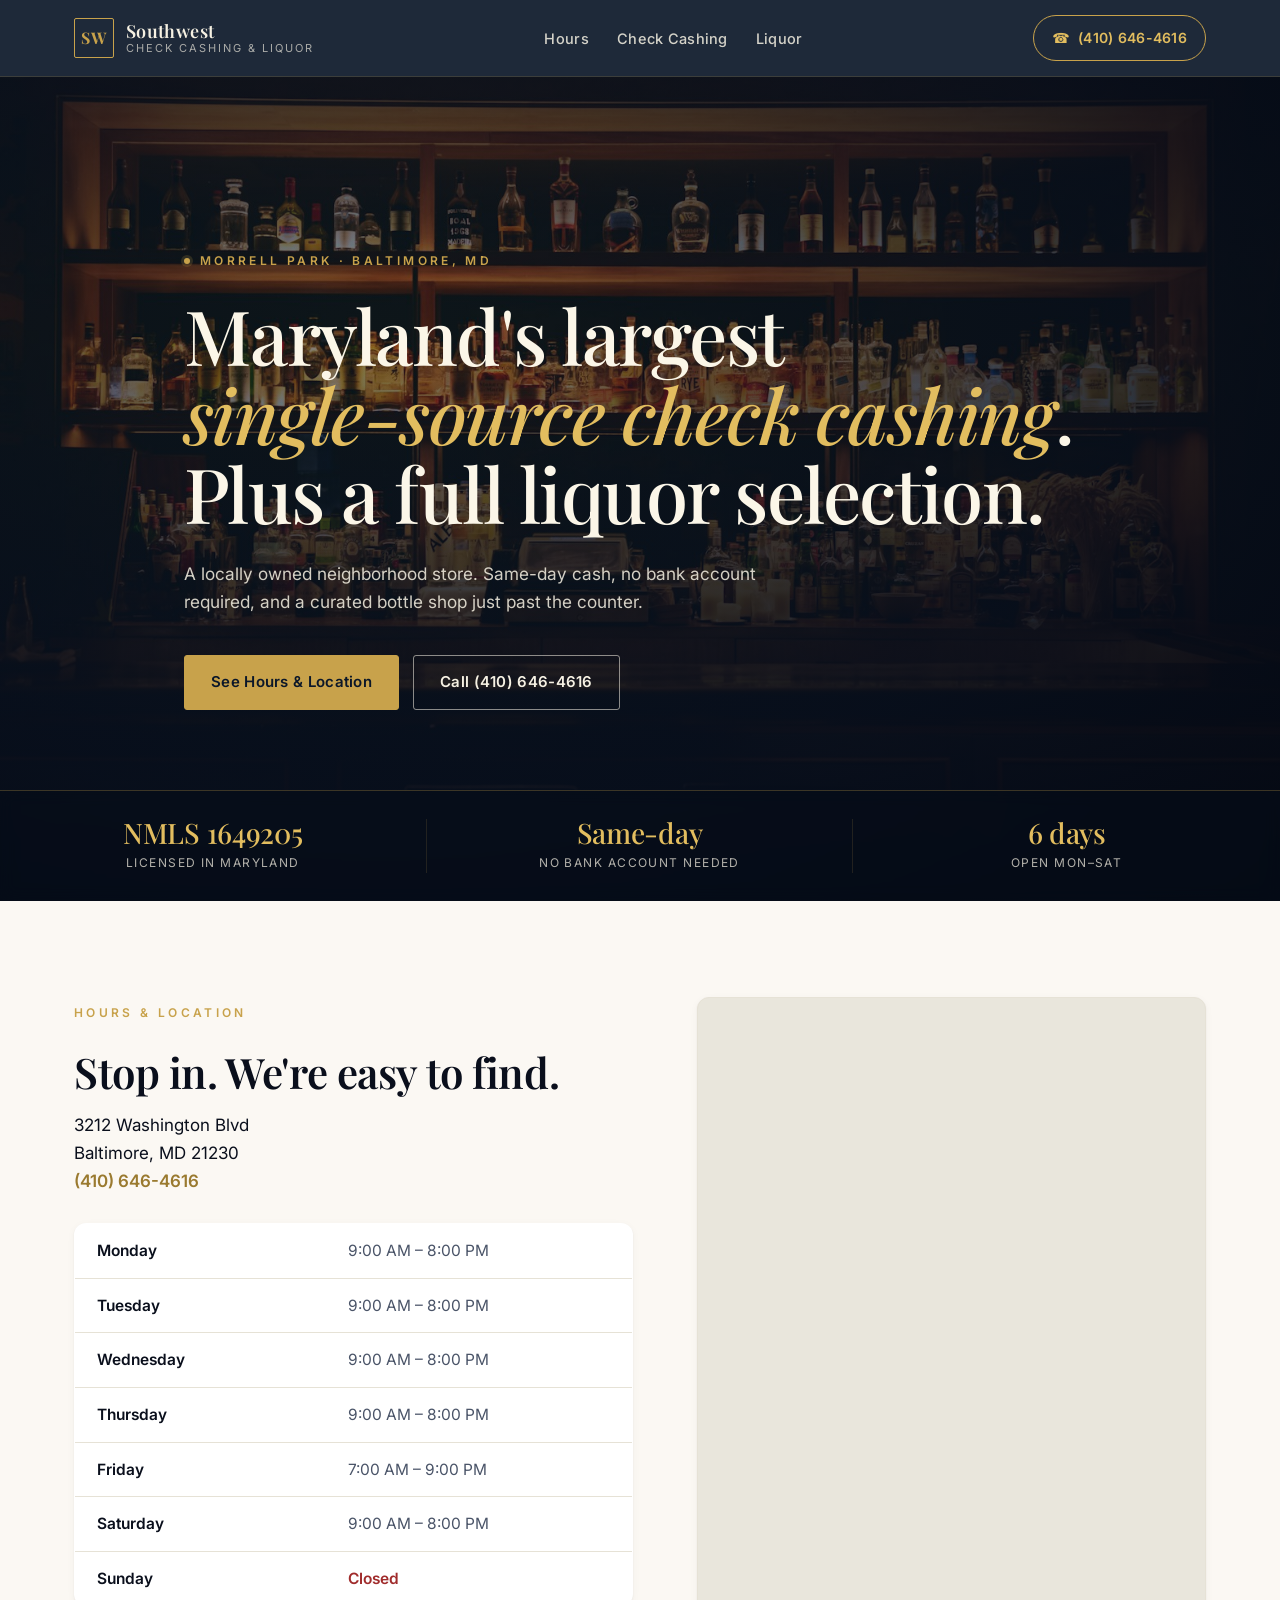
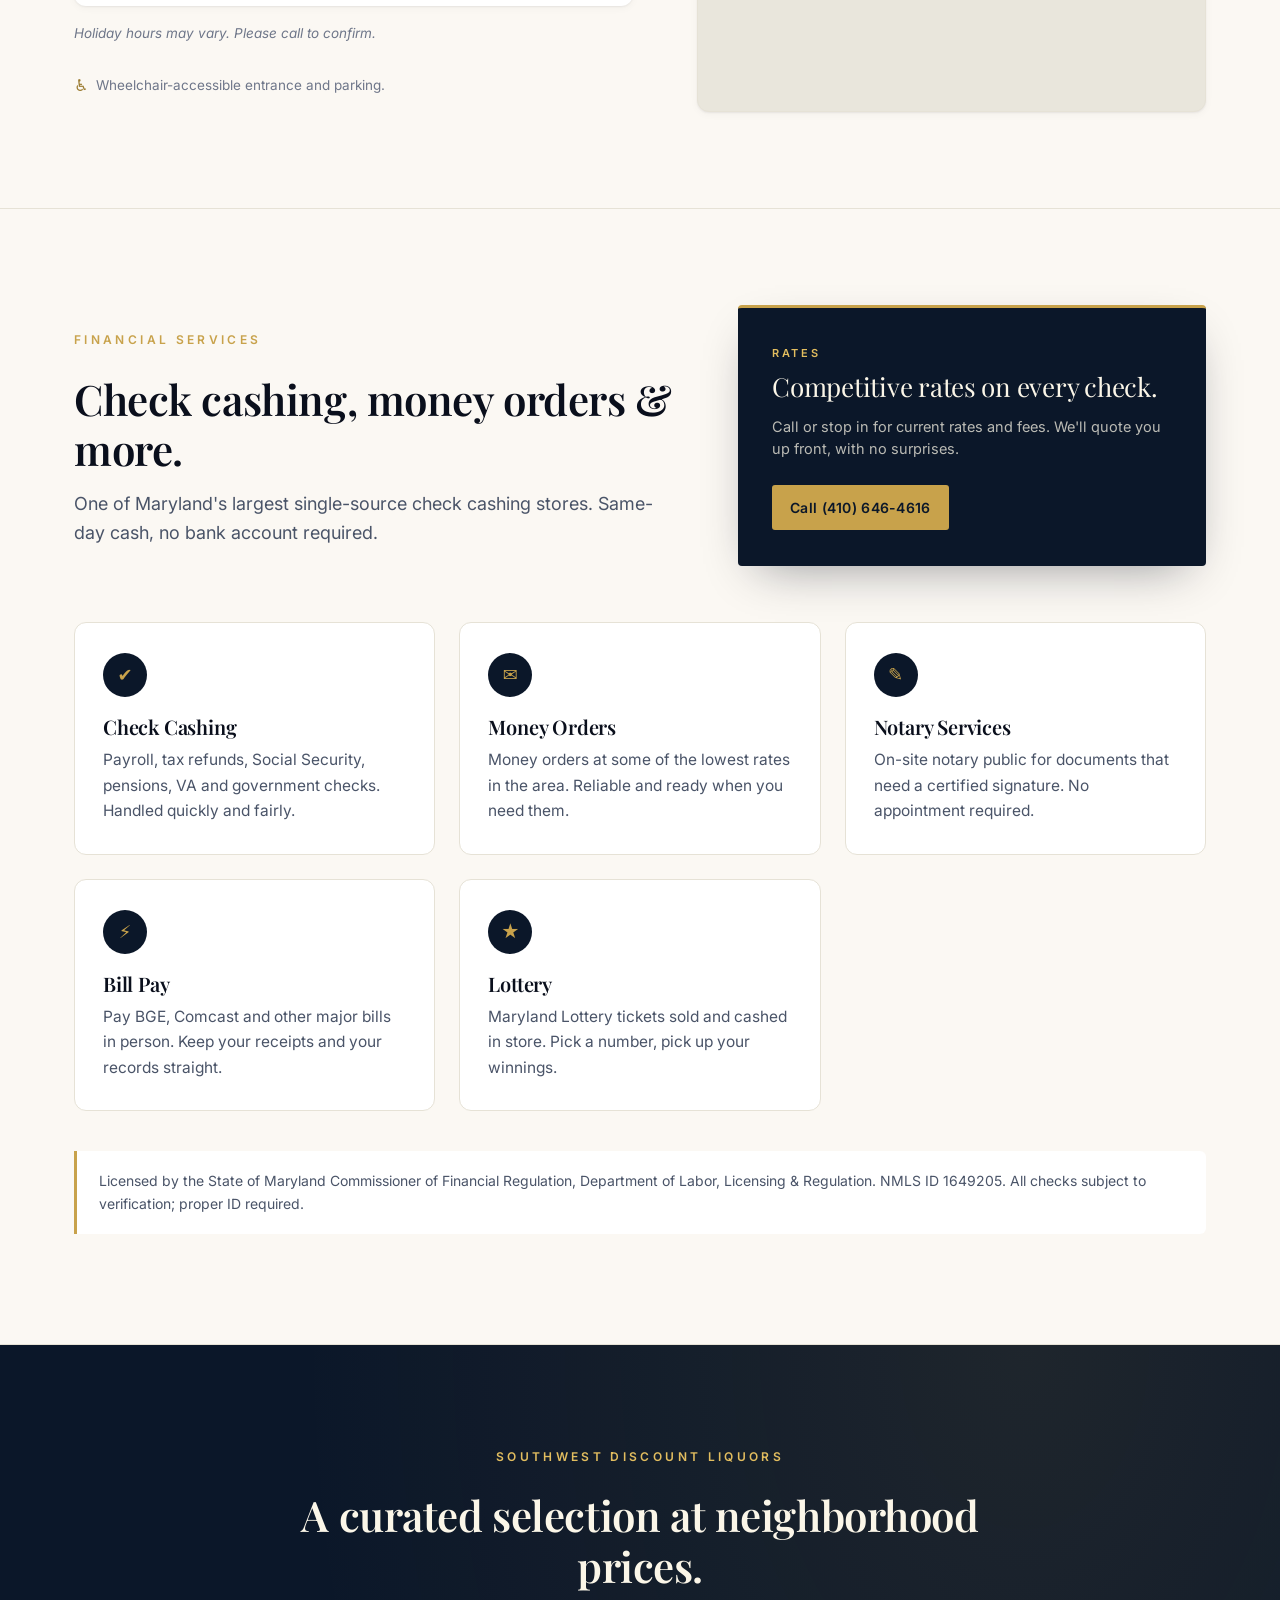
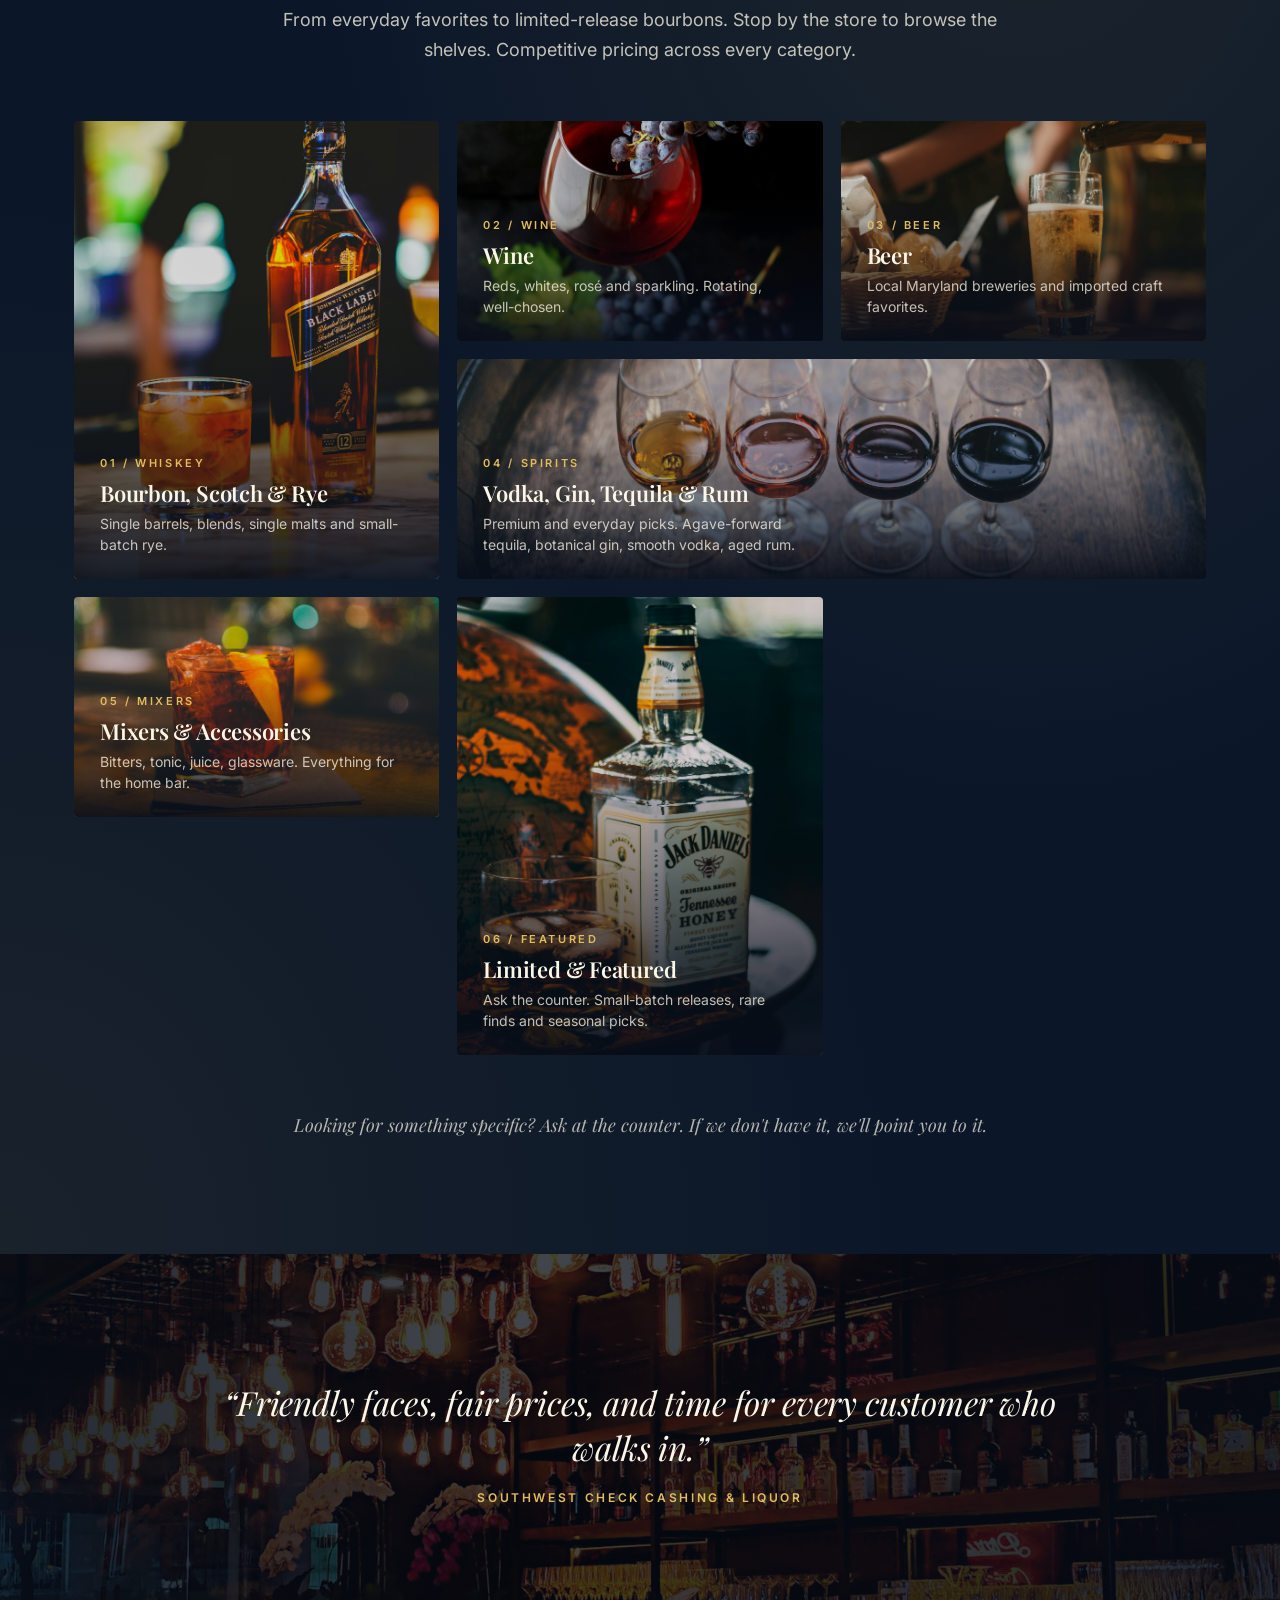
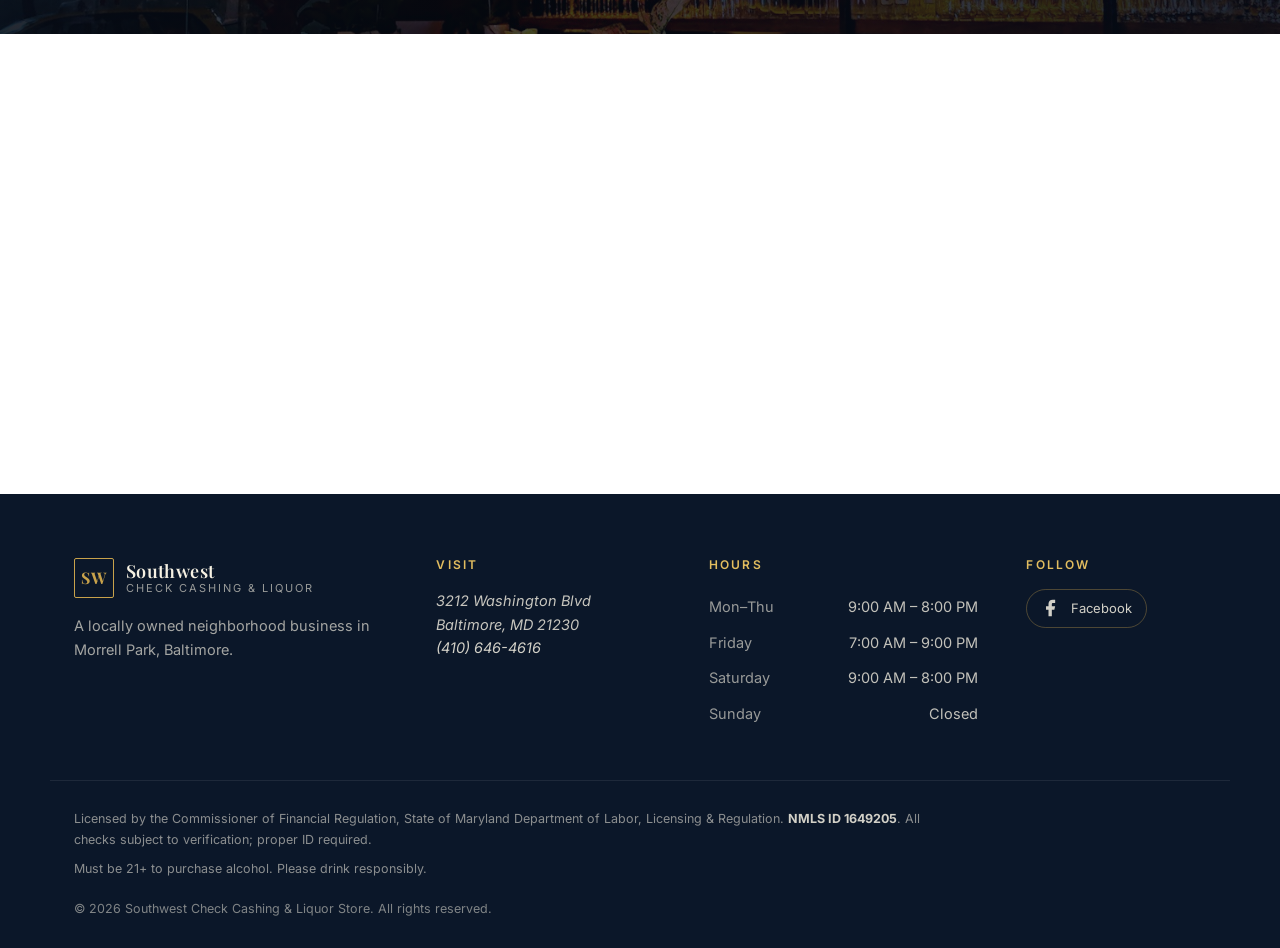
<file: index.html>
<!DOCTYPE html>
<html lang="en">
<head>
<meta charset="UTF-8" />
<meta name="viewport" content="width=device-width, initial-scale=1.0" />
<title>Southwest Check Cashing &amp; Liquor Store | Baltimore, MD</title>
<meta name="description" content="Southwest Check Cashing & Liquor Store in Morrell Park, Baltimore. Maryland's largest single-source check cashing, checks up to $100,000. Plus a full liquor selection. Locally owned. NMLS ID 1649205." />
<meta name="keywords" content="check cashing Baltimore, liquor store Baltimore, Southwest Discount Liquors, Morrell Park, money orders, notary, bill pay, Washington Blvd liquor" />
<meta name="author" content="Southwest Check Cashing & Liquor Store" />
<meta name="theme-color" content="#0b1729" />

<meta property="og:title" content="Southwest Check Cashing & Liquor Store" />
<meta property="og:description" content="Maryland's largest single-source check cashing. Plus a full liquor selection. 3212 Washington Blvd, Baltimore, MD." />
<meta property="og:type" content="website" />
<meta property="og:locale" content="en_US" />

<link rel="preconnect" href="https://fonts.googleapis.com" />
<link rel="preconnect" href="https://fonts.gstatic.com" crossorigin />
<link href="https://fonts.googleapis.com/css2?family=Playfair+Display:wght@500;600;700&family=Inter:wght@300;400;500;600;700&display=swap" rel="stylesheet" />

<link rel="stylesheet" href="styles.css" />

<script type="application/ld+json">
{
  "@context": "https://schema.org",
  "@type": "LocalBusiness",
  "@id": "https://southwestcheckcashing.com/#business",
  "name": "Southwest Check Cashing & Liquor Store",
  "alternateName": "Southwest Discount Liquors",
  "image": "https://southwestcheckcashing.com/storefront.jpg",
  "telephone": "+1-410-646-4616",
  "url": "https://southwestcheckcashing.com",
  "priceRange": "$$",
  "address": {
    "@type": "PostalAddress",
    "streetAddress": "3212 Washington Blvd",
    "addressLocality": "Baltimore",
    "addressRegion": "MD",
    "postalCode": "21230",
    "addressCountry": "US"
  },
  "geo": {
    "@type": "GeoCoordinates",
    "latitude": 39.2562,
    "longitude": -76.6791
  },
  "areaServed": "Baltimore, MD",
  "identifier": "NMLS ID 1649205",
  "paymentAccepted": "Cash, Visa, Mastercard, Discover, American Express, Debit, Apple Pay, Google Pay, Samsung Pay",
  "openingHoursSpecification": [
    { "@type": "OpeningHoursSpecification", "dayOfWeek": ["Monday","Tuesday","Wednesday","Thursday","Saturday"], "opens": "09:00", "closes": "20:00" },
    { "@type": "OpeningHoursSpecification", "dayOfWeek": "Friday", "opens": "07:00", "closes": "21:00" },
    { "@type": "OpeningHoursSpecification", "dayOfWeek": "Sunday", "opens": "00:00", "closes": "00:00" }
  ],
  "hasOfferCatalog": {
    "@type": "OfferCatalog",
    "name": "Services & Products",
    "itemListElement": [
      { "@type": "Offer", "itemOffered": { "@type": "Service", "name": "Check Cashing up to $100,000" } },
      { "@type": "Offer", "itemOffered": { "@type": "Service", "name": "Money Orders" } },
      { "@type": "Offer", "itemOffered": { "@type": "Service", "name": "Notary Services" } },
      { "@type": "Offer", "itemOffered": { "@type": "Service", "name": "Bill Pay (BGE, Comcast, and more)" } },
      { "@type": "Offer", "itemOffered": { "@type": "Service", "name": "Lottery" } },
      { "@type": "Offer", "itemOffered": { "@type": "Product", "name": "Liquor, Wine & Beer" } }
    ]
  },
  "isAccessibleForFree": false,
  "amenityFeature": [
    { "@type": "LocationFeatureSpecification", "name": "Wheelchair accessible entrance", "value": true },
    { "@type": "LocationFeatureSpecification", "name": "Wheelchair accessible parking", "value": true }
  ]
}
</script>
</head>

<body>

<header class="site-header" id="siteHeader">
  <div class="container nav-wrap">
    <a href="#home" class="brand" aria-label="Southwest Check Cashing and Liquor Store home">
      <span class="brand-mark">SW</span>
      <span class="brand-text">
        <span class="brand-name">Southwest</span>
        <span class="brand-sub">Check Cashing &amp; Liquor</span>
      </span>
    </a>

    <nav class="primary-nav" aria-label="Primary">
      <ul>
        <li><a href="#hours">Hours</a></li>
        <li><a href="#check-cashing">Check Cashing</a></li>
        <li><a href="#liquor">Liquor</a></li>
      </ul>
    </nav>

    <a class="nav-cta" href="tel:+14106464616">
      <span class="nav-cta-icon" aria-hidden="true">&#9742;</span>
      (410) 646-4616
    </a>

    <button class="nav-toggle" id="navToggle" aria-label="Open menu" aria-controls="mobileNav" aria-expanded="false">
      <span></span><span></span><span></span>
    </button>
  </div>

  <div class="mobile-nav" id="mobileNav" hidden>
    <ul>
      <li><a href="#hours">Hours &amp; Location</a></li>
      <li><a href="#check-cashing">Check Cashing</a></li>
      <li><a href="#liquor">Liquor</a></li>
      <li><a href="#payments">Payments</a></li>
      <li><a class="mobile-call" href="tel:+14106464616">Call (410) 646-4616</a></li>
    </ul>
  </div>
</header>

<main>

  <section class="hero" id="home">
    <img class="hero-photo" src="images/hero-wall.jpg" alt="Wall of liquor bottles, warmly lit" />
    <div class="hero-overlay" aria-hidden="true"></div>
    <div class="container hero-inner">
      <p class="eyebrow"><span class="dot"></span>Morrell Park &middot; Baltimore, MD</p>
      <h1 class="hero-title">
        Maryland's largest<br />
        <span class="accent">single-source check cashing</span>.<br />
        Plus a full liquor selection.
      </h1>
      <p class="hero-sub">A locally owned neighborhood store. Same-day cash, no bank account required, and a curated bottle shop just past the counter.</p>
      <div class="hero-cta">
        <a href="#hours" class="btn btn-primary">See Hours &amp; Location</a>
        <a href="tel:+14106464616" class="btn btn-ghost">Call (410) 646-4616</a>
      </div>
    </div>

    <ul class="hero-badges" aria-label="Quick facts">
      <li><strong>NMLS 1649205</strong><span>Licensed in Maryland</span></li>
      <li><strong>Same-day</strong><span>No bank account needed</span></li>
      <li><strong>6 days</strong><span>Open Mon&ndash;Sat</span></li>
    </ul>
  </section>

  <section class="section hours-location" id="hours">
    <div class="container two-col">
      <div>
        <p class="section-eyebrow">Hours &amp; Location</p>
        <h2 class="section-title">Stop in. We're easy to find.</h2>
        <address class="address">
          3212 Washington Blvd<br />
          Baltimore, MD 21230<br />
          <a href="tel:+14106464616">(410) 646-4616</a>
        </address>

        <table class="hours" aria-label="Store hours">
          <tbody>
            <tr><th>Monday</th><td>9:00 AM &ndash; 8:00 PM</td></tr>
            <tr><th>Tuesday</th><td>9:00 AM &ndash; 8:00 PM</td></tr>
            <tr><th>Wednesday</th><td>9:00 AM &ndash; 8:00 PM</td></tr>
            <tr><th>Thursday</th><td>9:00 AM &ndash; 8:00 PM</td></tr>
            <tr><th>Friday</th><td>7:00 AM &ndash; 9:00 PM</td></tr>
            <tr><th>Saturday</th><td>9:00 AM &ndash; 8:00 PM</td></tr>
            <tr class="closed"><th>Sunday</th><td>Closed</td></tr>
          </tbody>
        </table>
        <p class="note">Holiday hours may vary. Please call to confirm.</p>
        <p class="access-note">Wheelchair-accessible entrance and parking.</p>
      </div>

      <div class="map-wrap">
        <iframe
          title="Map to Southwest Check Cashing & Liquor Store, 3212 Washington Blvd, Baltimore, MD"
          src="https://www.google.com/maps?q=3212+Washington+Blvd,+Baltimore,+MD+21230&output=embed"
          loading="lazy"
          referrerpolicy="no-referrer-when-downgrade"
          allowfullscreen></iframe>
      </div>
    </div>
  </section>

  <section class="section check-cashing" id="check-cashing">
    <div class="container cc-head-grid">
      <div class="section-head">
        <p class="section-eyebrow">Financial Services</p>
        <h2 class="section-title">Check cashing, money orders &amp; more.</h2>
        <p class="section-lead">One of Maryland's largest single-source check cashing stores. Same-day cash, no bank account required.</p>
      </div>
      <aside class="rates-card">
        <p class="rates-eyebrow">Rates</p>
        <p class="rates-headline">Competitive rates on every check.</p>
        <p class="rates-body">Call or stop in for current rates and fees. We'll quote you up front, with no surprises.</p>
        <a class="rates-cta" href="tel:+14106464616">Call (410) 646-4616</a>
      </aside>
    </div>

    <div class="container">
      <div class="grid services-grid">
        <article class="service">
          <div class="service-icon" aria-hidden="true">&#10004;</div>
          <h3>Check Cashing</h3>
          <p>Payroll, tax refunds, Social Security, pensions, VA and government checks. Handled quickly and fairly.</p>
        </article>
        <article class="service">
          <div class="service-icon" aria-hidden="true">&#9993;</div>
          <h3>Money Orders</h3>
          <p>Money orders at some of the lowest rates in the area. Reliable and ready when you need them.</p>
        </article>
        <article class="service">
          <div class="service-icon" aria-hidden="true">&#9998;</div>
          <h3>Notary Services</h3>
          <p>On-site notary public for documents that need a certified signature. No appointment required.</p>
        </article>
        <article class="service">
          <div class="service-icon" aria-hidden="true">&#9889;</div>
          <h3>Bill Pay</h3>
          <p>Pay BGE, Comcast and other major bills in person. Keep your receipts and your records straight.</p>
        </article>
        <article class="service">
          <div class="service-icon" aria-hidden="true">&#9733;</div>
          <h3>Lottery</h3>
          <p>Maryland Lottery tickets sold and cashed in store. Pick a number, pick up your winnings.</p>
        </article>
      </div>

      <p class="legal-note">Licensed by the State of Maryland Commissioner of Financial Regulation, Department of Labor, Licensing &amp; Regulation. NMLS ID 1649205. All checks subject to verification; proper ID required.</p>
    </div>
  </section>

  <section class="section liquor" id="liquor">
    <div class="container">
      <div class="section-head center">
        <p class="section-eyebrow">Southwest Discount Liquors</p>
        <h2 class="section-title">A curated selection at neighborhood prices.</h2>
        <p class="section-lead">From everyday favorites to limited-release bourbons. Stop by the store to browse the shelves. Competitive pricing across every category.</p>
      </div>

      <div class="liquor-gallery">
        <figure class="lg-card lg-tall">
          <img src="images/whiskey-bottle.jpg" alt="Premium whiskey bottle on a marble counter" loading="lazy" />
          <figcaption>
            <span class="cat">01 / Whiskey</span>
            <h3>Bourbon, Scotch &amp; Rye</h3>
            <p>Single barrels, blends, single malts and small-batch rye.</p>
          </figcaption>
        </figure>

        <figure class="lg-card">
          <img src="images/wine.jpg" alt="Wine glass with grape cluster" loading="lazy" />
          <figcaption>
            <span class="cat">02 / Wine</span>
            <h3>Wine</h3>
            <p>Reds, whites, rosé and sparkling. Rotating, well-chosen.</p>
          </figcaption>
        </figure>

        <figure class="lg-card">
          <img src="images/beer.jpg" alt="Beer being poured into a pint glass" loading="lazy" />
          <figcaption>
            <span class="cat">03 / Beer</span>
            <h3>Beer</h3>
            <p>Local Maryland breweries and imported craft favorites.</p>
          </figcaption>
        </figure>

        <figure class="lg-card lg-wide">
          <img src="images/spirits-flight.jpg" alt="Flight of spirits on a whiskey barrel" loading="lazy" />
          <figcaption>
            <span class="cat">04 / Spirits</span>
            <h3>Vodka, Gin, Tequila &amp; Rum</h3>
            <p>Premium and everyday picks. Agave-forward tequila, botanical gin, smooth vodka, aged rum.</p>
          </figcaption>
        </figure>

        <figure class="lg-card">
          <img src="images/cocktail.jpg" alt="Negroni cocktail with orange peel" loading="lazy" />
          <figcaption>
            <span class="cat">05 / Mixers</span>
            <h3>Mixers &amp; Accessories</h3>
            <p>Bitters, tonic, juice, glassware. Everything for the home bar.</p>
          </figcaption>
        </figure>

        <figure class="lg-card lg-tall">
          <img src="images/whiskey-honey.jpg" alt="Whiskey bottle and glass on a wooden table" loading="lazy" />
          <figcaption>
            <span class="cat">06 / Featured</span>
            <h3>Limited &amp; Featured</h3>
            <p>Ask the counter. Small-batch releases, rare finds and seasonal picks.</p>
          </figcaption>
        </figure>
      </div>

      <p class="liquor-note">Looking for something specific? Ask at the counter. If we don't have it, we'll point you to it.</p>
    </div>
  </section>

  <section class="parallax-strip" aria-hidden="true">
    <img src="images/interior.jpg" alt="" loading="lazy" />
    <div class="parallax-quote">
      <p>&ldquo;Friendly faces, fair prices, and time for every customer who walks in.&rdquo;</p>
      <span>Southwest Check Cashing &amp; Liquor</span>
    </div>
  </section>

  <section class="section payments" id="payments">
    <div class="container">
      <div class="section-head center">
        <p class="section-eyebrow">Payments Accepted</p>
        <h2 class="section-title">Pay the way you want.</h2>
      </div>
      <ul class="payment-list" aria-label="Accepted payment methods">
        <li>Visa</li>
        <li>Mastercard</li>
        <li>Discover</li>
        <li>American Express</li>
        <li>Debit (PIN or signature)</li>
        <li>Apple Pay</li>
        <li>Google Pay</li>
        <li>Samsung Pay</li>
        <li>Cash</li>
      </ul>
    </div>
  </section>

</main>

<footer class="site-footer">
  <div class="container footer-grid">
    <div>
      <div class="brand brand-footer">
        <span class="brand-mark">SW</span>
        <span class="brand-text">
          <span class="brand-name">Southwest</span>
          <span class="brand-sub">Check Cashing &amp; Liquor</span>
        </span>
      </div>
      <p class="footer-tag">A locally owned neighborhood business in Morrell Park, Baltimore.</p>
    </div>

    <div>
      <h4>Visit</h4>
      <address>
        3212 Washington Blvd<br />
        Baltimore, MD 21230<br />
        <a href="tel:+14106464616">(410) 646-4616</a>
      </address>
    </div>

    <div>
      <h4>Hours</h4>
      <ul class="footer-hours">
        <li><span>Mon&ndash;Thu</span><span>9:00 AM &ndash; 8:00 PM</span></li>
        <li><span>Friday</span><span>7:00 AM &ndash; 9:00 PM</span></li>
        <li><span>Saturday</span><span>9:00 AM &ndash; 8:00 PM</span></li>
        <li><span>Sunday</span><span>Closed</span></li>
      </ul>
    </div>

    <div>
      <h4>Follow</h4>
      <ul class="socials" aria-label="Social media">
        <li>
          <a href="https://www.facebook.com/southwestliquorsandcheckcashing/" target="_blank" aria-label="Facebook" rel="noopener noreferrer">
            <svg viewBox="0 0 24 24" width="20" height="20" aria-hidden="true"><path fill="currentColor" d="M13 22v-8h3l1-4h-4V7.5C13 6.6 13.3 6 14.7 6H17V2.2C16.6 2.1 15.4 2 14 2c-2.9 0-5 1.8-5 5v3H6v4h3v8h4z"/></svg>
            <span>Facebook</span>
          </a>
        </li>
      </ul>
    </div>
  </div>

  <div class="container footer-bottom">
    <p class="disclaimer">Licensed by the Commissioner of Financial Regulation, State of Maryland Department of Labor, Licensing &amp; Regulation. <strong>NMLS ID 1649205</strong>. All checks subject to verification; proper ID required.</p>
    <p class="disclaimer">Must be 21+ to purchase alcohol. Please drink responsibly.</p>
    <p class="copyright">&copy; <span id="year">2026</span> Southwest Check Cashing &amp; Liquor Store. All rights reserved.</p>
  </div>
</footer>

<a class="back-to-top" href="#home" id="backToTop" aria-label="Back to top">&uarr;</a>

<script src="script.js"></script>
</body>
</html>
</file>
<file: styles.css>
/* =========================================================
   Southwest Check Cashing & Liquor Store
   Palette: deep navy + gold/amber, generous white space
   ========================================================= */

:root {
  --navy-900: #0b1729;
  --navy-800: #11203a;
  --navy-700: #18294a;
  --ink: #0a0f1c;
  --ink-soft: #1a2336;
  --paper: #ffffff;
  --paper-warm: #fbf8f3;
  --paper-muted: #f3efe7;
  --line: #e6e2d6;
  --text: #1a2336;
  --text-soft: #4a5468;
  --text-muted: #6e7689;
  --gold: #c8a24b;
  --gold-bright: #e2bd5f;
  --gold-deep: #9a7a2f;
  --shadow-sm: 0 1px 2px rgba(10, 15, 28, 0.06), 0 2px 8px rgba(10, 15, 28, 0.04);
  --shadow-md: 0 6px 24px rgba(10, 15, 28, 0.08);
  --radius: 6px;
  --radius-lg: 12px;
  --header-h: 76px;
  --max-w: 1180px;
  --serif: "Playfair Display", Georgia, "Times New Roman", serif;
  --sans: "Inter", system-ui, -apple-system, "Segoe UI", Roboto, Arial, sans-serif;
  --ease: cubic-bezier(0.22, 0.61, 0.36, 1);
}

* { box-sizing: border-box; }

html { scroll-behavior: smooth; scroll-padding-top: var(--header-h); }

body {
  margin: 0;
  font-family: var(--sans);
  font-size: 17px;
  line-height: 1.65;
  color: var(--text);
  background: var(--paper);
  -webkit-font-smoothing: antialiased;
  -moz-osx-font-smoothing: grayscale;
}

img, svg, iframe { max-width: 100%; display: block; }

a {
  color: var(--gold-deep);
  text-decoration: none;
  transition: color 0.2s var(--ease);
}
a:hover { color: var(--gold); }

h1, h2, h3, h4 {
  font-family: var(--serif);
  font-weight: 600;
  color: var(--ink);
  margin: 0 0 0.5em;
  letter-spacing: -0.01em;
  line-height: 1.2;
}

p { margin: 0 0 1em; }

.container {
  width: 100%;
  max-width: var(--max-w);
  margin: 0 auto;
  padding: 0 24px;
}

/* =========================================================
   Header / Nav
   ========================================================= */

.site-header {
  position: sticky;
  top: 0;
  z-index: 50;
  background: rgba(11, 23, 41, 0.92);
  backdrop-filter: saturate(140%) blur(10px);
  -webkit-backdrop-filter: saturate(140%) blur(10px);
  color: #f6f1e3;
  border-bottom: 1px solid rgba(200, 162, 75, 0.18);
  transition: background 0.25s var(--ease), box-shadow 0.25s var(--ease);
}

.site-header.scrolled { background: rgba(7, 15, 28, 0.97); box-shadow: var(--shadow-md); }

.nav-wrap {
  display: flex;
  align-items: center;
  justify-content: space-between;
  min-height: var(--header-h);
  gap: 24px;
}

.brand {
  display: inline-flex;
  align-items: center;
  gap: 12px;
  color: #f6f1e3;
}
.brand:hover { color: var(--gold-bright); }

.brand-mark {
  display: inline-grid;
  place-items: center;
  width: 40px;
  height: 40px;
  border: 1.5px solid var(--gold);
  color: var(--gold);
  font-family: var(--serif);
  font-weight: 700;
  font-size: 16px;
  letter-spacing: 0.04em;
  border-radius: 2px;
}

.brand-text { display: inline-flex; flex-direction: column; line-height: 1.1; }
.brand-name {
  font-family: var(--serif);
  font-size: 18px;
  font-weight: 600;
  letter-spacing: 0.02em;
}
.brand-sub {
  font-size: 11px;
  letter-spacing: 0.18em;
  text-transform: uppercase;
  color: rgba(246, 241, 227, 0.65);
}

.primary-nav ul {
  list-style: none;
  display: flex;
  gap: 28px;
  margin: 0;
  padding: 0;
}
.primary-nav a {
  color: rgba(246, 241, 227, 0.85);
  font-weight: 500;
  font-size: 14.5px;
  letter-spacing: 0.02em;
  padding: 6px 0;
  position: relative;
}
.primary-nav a::after {
  content: "";
  position: absolute;
  left: 0; bottom: 0;
  width: 0;
  height: 2px;
  background: var(--gold);
  transition: width 0.25s var(--ease);
}
.primary-nav a:hover { color: var(--gold-bright); }
.primary-nav a:hover::after { width: 100%; }

.nav-cta {
  display: inline-flex;
  align-items: center;
  gap: 8px;
  padding: 10px 18px;
  border: 1px solid var(--gold);
  color: var(--gold-bright);
  font-weight: 600;
  font-size: 14px;
  letter-spacing: 0.02em;
  border-radius: 999px;
  transition: background 0.2s var(--ease), color 0.2s var(--ease);
}
.nav-cta:hover { background: var(--gold); color: var(--navy-900); }
.nav-cta-icon { font-size: 14px; }

.nav-toggle {
  display: none;
  background: transparent;
  border: 0;
  width: 40px;
  height: 40px;
  cursor: pointer;
  flex-direction: column;
  justify-content: center;
  gap: 5px;
  padding: 0;
}
.nav-toggle span {
  display: block;
  height: 2px;
  width: 22px;
  background: #f6f1e3;
  margin: 0 auto;
  transition: transform 0.25s var(--ease), opacity 0.25s var(--ease);
}
.nav-toggle[aria-expanded="true"] span:nth-child(1) { transform: translateY(7px) rotate(45deg); }
.nav-toggle[aria-expanded="true"] span:nth-child(2) { opacity: 0; }
.nav-toggle[aria-expanded="true"] span:nth-child(3) { transform: translateY(-7px) rotate(-45deg); }

.mobile-nav {
  background: var(--navy-900);
  border-top: 1px solid rgba(200, 162, 75, 0.15);
  padding: 8px 0 16px;
}
.mobile-nav ul {
  list-style: none;
  margin: 0;
  padding: 0;
}
.mobile-nav li { border-bottom: 1px solid rgba(255,255,255,0.06); }
.mobile-nav li:last-child { border-bottom: 0; }
.mobile-nav a {
  display: block;
  padding: 14px 24px;
  color: #f6f1e3;
  font-weight: 500;
  font-size: 15px;
}
.mobile-nav a:hover { color: var(--gold-bright); }
.mobile-nav .mobile-call {
  margin-top: 10px;
  color: var(--navy-900);
  background: var(--gold);
  text-align: center;
  border-radius: 4px;
  margin: 12px 24px 0;
  padding: 12px 16px;
}

/* =========================================================
   Buttons
   ========================================================= */

.btn {
  display: inline-flex;
  align-items: center;
  justify-content: center;
  gap: 8px;
  padding: 14px 26px;
  font-family: var(--sans);
  font-weight: 600;
  font-size: 15px;
  letter-spacing: 0.02em;
  border-radius: 3px;
  border: 1px solid transparent;
  cursor: pointer;
  transition: transform 0.15s var(--ease), background 0.2s var(--ease), color 0.2s var(--ease), border-color 0.2s var(--ease);
  text-align: center;
}
.btn-primary {
  background: var(--gold);
  color: var(--navy-900);
  border-color: var(--gold);
}
.btn-primary:hover { background: var(--gold-bright); border-color: var(--gold-bright); color: var(--navy-900); }
.btn-ghost {
  background: transparent;
  color: #f6f1e3;
  border-color: rgba(246, 241, 227, 0.55);
}
.btn-ghost:hover { border-color: var(--gold); color: var(--gold-bright); }

/* =========================================================
   Hero
   ========================================================= */

.hero {
  position: relative;
  color: #f6f1e3;
  isolation: isolate;
  min-height: calc(100vh - var(--header-h));
  display: flex;
  flex-direction: column;
  justify-content: flex-end;
  padding: 140px 0 0;
  overflow: hidden;
}
.hero-photo {
  position: absolute;
  inset: 0;
  width: 100%;
  height: 100%;
  object-fit: cover;
  z-index: -2;
  filter: saturate(110%);
  transform: scale(1.02);
}
.hero-overlay {
  position: absolute;
  inset: 0;
  z-index: -1;
  background:
    radial-gradient(ellipse at 30% 30%, rgba(11, 23, 41, 0.45) 0%, rgba(7, 14, 28, 0.82) 60%, rgba(4, 8, 18, 0.95) 100%),
    linear-gradient(180deg, rgba(7, 14, 28, 0.4) 0%, rgba(7, 14, 28, 0.0) 30%, rgba(7, 14, 28, 0.92) 100%);
  pointer-events: none;
}

.hero-inner {
  max-width: 960px;
  padding-bottom: 80px;
}

.eyebrow,
.section-eyebrow {
  display: inline-flex;
  align-items: center;
  gap: 10px;
  font-size: 12px;
  font-weight: 600;
  letter-spacing: 0.28em;
  text-transform: uppercase;
  color: var(--gold);
  margin-bottom: 24px;
}
.eyebrow .dot {
  width: 6px;
  height: 6px;
  border-radius: 999px;
  background: var(--gold);
  box-shadow: 0 0 0 3px rgba(200, 162, 75, 0.18);
}

.hero-title {
  font-family: var(--serif);
  font-weight: 500;
  font-size: clamp(36px, 6.4vw, 76px);
  line-height: 1.04;
  color: #fbf6e8;
  margin: 0 0 28px;
  letter-spacing: -0.02em;
}
.hero-title .accent {
  color: var(--gold-bright);
  font-style: italic;
  font-weight: 500;
}

.hero-sub {
  font-size: clamp(16px, 1.35vw, 19px);
  color: rgba(246, 241, 227, 0.85);
  max-width: 600px;
  margin: 0 0 40px;
  line-height: 1.6;
}

.hero-cta {
  display: flex;
  gap: 14px;
  flex-wrap: wrap;
}

.hero-badges {
  list-style: none;
  margin: 0;
  padding: 28px 0;
  display: grid;
  grid-template-columns: repeat(3, minmax(0, 1fr));
  gap: 0;
  background: rgba(7, 13, 25, 0.55);
  backdrop-filter: blur(8px);
  -webkit-backdrop-filter: blur(8px);
  border-top: 1px solid rgba(200, 162, 75, 0.28);
}
.hero-badges li {
  display: flex;
  flex-direction: column;
  align-items: center;
  text-align: center;
  gap: 6px;
  padding: 0 32px;
  border-right: 1px solid rgba(200, 162, 75, 0.15);
}
.hero-badges li:last-child { border-right: 0; }
.hero-badges strong {
  font-family: var(--serif);
  font-size: clamp(22px, 2.2vw, 32px);
  color: var(--gold-bright);
  font-weight: 500;
  letter-spacing: -0.01em;
  line-height: 1;
}
.hero-badges span {
  font-size: 12px;
  letter-spacing: 0.12em;
  text-transform: uppercase;
  color: rgba(246, 241, 227, 0.72);
}

/* =========================================================
   Section primitives
   ========================================================= */

.section { padding: 96px 0; }
.section + .section { border-top: 1px solid var(--line); }

.section-head { max-width: 760px; margin-bottom: 56px; }
.section-head.center { margin-left: auto; margin-right: auto; text-align: center; }

.section-title {
  font-size: clamp(28px, 3.5vw, 42px);
  margin-bottom: 14px;
}

.section-lead {
  font-size: 18px;
  color: var(--text-soft);
}

.two-col {
  display: grid;
  grid-template-columns: 1.1fr 1fr;
  gap: 64px;
  align-items: start;
}

/* =========================================================
   About
   ========================================================= */

.about { background: var(--paper); }

.about-grid {
  display: grid;
  grid-template-columns: 1fr 1.05fr;
  gap: 72px;
  align-items: center;
}

.about-photo {
  position: relative;
  border-radius: 4px;
  overflow: visible;
}
.about-photo img {
  width: 100%;
  height: 560px;
  object-fit: cover;
  border-radius: 4px;
  box-shadow: 0 30px 70px -30px rgba(10, 15, 28, 0.45);
}
.about-photo::before {
  content: "";
  position: absolute;
  left: -22px;
  top: -22px;
  bottom: -22px;
  right: -22px;
  border: 1px solid var(--gold);
  border-radius: 4px;
  z-index: -1;
  opacity: 0.55;
}
.about-photo-badge {
  position: absolute;
  right: -30px;
  bottom: -30px;
  background: var(--navy-900);
  color: #f6f1e3;
  padding: 26px 28px;
  display: flex;
  flex-direction: column;
  gap: 4px;
  border-radius: 4px;
  box-shadow: 0 14px 40px -10px rgba(10, 15, 28, 0.5);
  border-top: 3px solid var(--gold);
  min-width: 200px;
}
.about-photo-badge .num {
  font-family: var(--serif);
  font-size: 44px;
  color: var(--gold-bright);
  line-height: 1;
  letter-spacing: -0.02em;
}
.about-photo-badge .label {
  font-size: 12px;
  letter-spacing: 0.16em;
  text-transform: uppercase;
  color: rgba(246, 241, 227, 0.75);
  line-height: 1.5;
}

.about-copy .lead {
  font-size: 19px;
  color: var(--ink);
  margin-bottom: 18px;
  line-height: 1.6;
}
.about-copy p { color: var(--text-soft); font-size: 16.5px; }

.about-facts {
  margin: 36px 0 0;
  padding-top: 28px;
  border-top: 1px solid var(--line);
  display: grid;
  grid-template-columns: 1fr 1fr;
  gap: 22px 36px;
}
.about-facts div { display: flex; flex-direction: column; gap: 4px; }
.about-facts dt {
  font-size: 11px;
  letter-spacing: 0.2em;
  text-transform: uppercase;
  color: var(--gold-deep);
  font-weight: 700;
}
.about-facts dd {
  margin: 0;
  font-family: var(--serif);
  font-size: 18px;
  color: var(--ink);
}

/* =========================================================
   Check Cashing
   ========================================================= */

.check-cashing { background: var(--paper-warm); }

.cc-head-grid {
  display: grid;
  grid-template-columns: 1.3fr 1fr;
  gap: 56px;
  align-items: end;
  margin-bottom: 56px;
}
.cc-head-grid .section-head { margin-bottom: 0; }
.cc-photo {
  margin: 0;
  border-radius: 4px;
  overflow: hidden;
  height: 280px;
  box-shadow: 0 16px 40px -16px rgba(10, 15, 28, 0.25);
}
.cc-photo img { width: 100%; height: 100%; object-fit: cover; }

.rates-card {
  background: var(--navy-900);
  color: #f6f1e3;
  padding: 36px 34px;
  border-radius: 4px;
  border-top: 3px solid var(--gold);
  box-shadow: 0 18px 48px -20px rgba(10, 15, 28, 0.45);
  display: flex;
  flex-direction: column;
  gap: 10px;
}
.rates-eyebrow {
  margin: 0;
  font-size: 11px;
  letter-spacing: 0.24em;
  text-transform: uppercase;
  color: var(--gold-bright);
  font-weight: 600;
}
.rates-headline {
  margin: 0;
  font-family: var(--serif);
  font-size: 26px;
  line-height: 1.15;
  color: #fbf6e8;
  letter-spacing: -0.01em;
}
.rates-body {
  margin: 4px 0 14px;
  font-size: 14.5px;
  color: rgba(246, 241, 227, 0.75);
  line-height: 1.55;
}
.rates-cta {
  align-self: flex-start;
  background: var(--gold);
  color: var(--navy-900);
  font-weight: 600;
  font-size: 14px;
  letter-spacing: 0.02em;
  padding: 11px 18px;
  border-radius: 3px;
  transition: background 0.2s var(--ease);
}
.rates-cta:hover { background: var(--gold-bright); color: var(--navy-900); }

.access-note {
  margin-top: 14px;
  font-size: 13.5px;
  color: var(--text-muted);
  display: inline-flex;
  align-items: center;
  gap: 8px;
}
.access-note::before {
  content: "♿";
  font-size: 16px;
  color: var(--gold-deep);
}

.grid { display: grid; gap: 24px; }

.services-grid {
  grid-template-columns: repeat(3, 1fr);
}

.service {
  background: var(--paper);
  border: 1px solid var(--line);
  border-radius: var(--radius-lg);
  padding: 30px 28px;
  transition: transform 0.25s var(--ease), box-shadow 0.25s var(--ease), border-color 0.25s var(--ease);
}
.service:hover {
  transform: translateY(-3px);
  box-shadow: var(--shadow-md);
  border-color: rgba(200, 162, 75, 0.5);
}
.service-icon {
  width: 44px;
  height: 44px;
  display: grid;
  place-items: center;
  border-radius: 999px;
  background: var(--navy-900);
  color: var(--gold);
  font-size: 18px;
  margin-bottom: 18px;
}
.service h3 {
  font-size: 20px;
  margin-bottom: 8px;
}
.service p {
  color: var(--text-soft);
  font-size: 15.5px;
  margin: 0;
}

.legal-note {
  margin-top: 40px;
  padding: 18px 22px;
  background: var(--paper);
  border-left: 3px solid var(--gold);
  color: var(--text-soft);
  font-size: 14px;
  border-radius: 0 6px 6px 0;
}

/* =========================================================
   Liquor
   ========================================================= */

.liquor {
  background: var(--navy-900);
  color: #f6f1e3;
  position: relative;
  overflow: hidden;
}
.liquor::before {
  content: "";
  position: absolute;
  inset: 0;
  background:
    radial-gradient(ellipse at 80% 0%, rgba(200, 162, 75, 0.10) 0%, transparent 50%),
    radial-gradient(ellipse at 0% 100%, rgba(200, 162, 75, 0.08) 0%, transparent 50%);
  pointer-events: none;
}
.liquor > .container { position: relative; }
.liquor .section-eyebrow { color: var(--gold-bright); }
.liquor .section-title { color: #fbf6e8; }
.liquor .section-lead { color: rgba(246, 241, 227, 0.78); }

.liquor-gallery {
  display: grid;
  grid-template-columns: repeat(6, 1fr);
  grid-auto-rows: 220px;
  gap: 18px;
}
.lg-card {
  position: relative;
  margin: 0;
  grid-column: span 2;
  grid-row: span 1;
  overflow: hidden;
  border-radius: 4px;
  cursor: default;
  isolation: isolate;
  background: #0a1424;
}
.lg-card.lg-tall { grid-row: span 2; }
.lg-card.lg-wide { grid-column: span 4; }

.lg-card img {
  width: 100%;
  height: 100%;
  object-fit: cover;
  transition: transform 0.7s var(--ease), filter 0.5s var(--ease);
  filter: brightness(0.85) saturate(110%);
}
.lg-card::after {
  content: "";
  position: absolute;
  inset: 0;
  background: linear-gradient(180deg, rgba(7, 13, 25, 0.0) 35%, rgba(7, 13, 25, 0.92) 100%);
  pointer-events: none;
  transition: background 0.3s var(--ease);
}
.lg-card:hover img { transform: scale(1.06); filter: brightness(0.95) saturate(120%); }
.lg-card:hover::after { background: linear-gradient(180deg, rgba(7, 13, 25, 0.0) 25%, rgba(7, 13, 25, 0.95) 100%); }

.lg-card figcaption {
  position: absolute;
  left: 0; right: 0; bottom: 0;
  padding: 26px 26px 24px;
  z-index: 1;
  color: #f6f1e3;
}
.lg-card .cat {
  display: block;
  font-size: 11px;
  letter-spacing: 0.24em;
  text-transform: uppercase;
  color: var(--gold-bright);
  margin-bottom: 8px;
  font-weight: 600;
}
.lg-card h3 {
  font-family: var(--serif);
  color: #fbf6e8;
  font-size: 22px;
  margin: 0 0 6px;
  letter-spacing: -0.01em;
}
.lg-card p {
  margin: 0;
  font-size: 14px;
  color: rgba(246, 241, 227, 0.78);
  line-height: 1.5;
  max-width: 38ch;
}

.liquor-note {
  margin-top: 56px;
  text-align: center;
  color: rgba(246, 241, 227, 0.72);
  font-family: var(--serif);
  font-style: italic;
  font-size: 18px;
}

/* =========================================================
   Parallax strip
   ========================================================= */

.parallax-strip {
  position: relative;
  height: 380px;
  overflow: hidden;
  isolation: isolate;
  background: #0a1424;
}
.parallax-strip img {
  position: absolute;
  inset: 0;
  width: 100%;
  height: 100%;
  object-fit: cover;
  z-index: -2;
  filter: brightness(0.55) saturate(110%);
  transform: scale(1.05);
}
.parallax-strip::before {
  content: "";
  position: absolute;
  inset: 0;
  z-index: -1;
  background:
    linear-gradient(90deg, rgba(7, 13, 25, 0.78) 0%, rgba(7, 13, 25, 0.55) 40%, rgba(7, 13, 25, 0.78) 100%);
}
.parallax-quote {
  position: absolute;
  inset: 0;
  display: flex;
  flex-direction: column;
  justify-content: center;
  align-items: center;
  text-align: center;
  padding: 0 24px;
  color: #f6f1e3;
}
.parallax-quote p {
  font-family: var(--serif);
  font-style: italic;
  font-size: clamp(22px, 2.6vw, 34px);
  line-height: 1.35;
  max-width: 880px;
  margin: 0 0 18px;
  color: #fbf6e8;
  letter-spacing: -0.005em;
}
.parallax-quote span {
  font-size: 12px;
  letter-spacing: 0.22em;
  text-transform: uppercase;
  color: var(--gold-bright);
  font-weight: 600;
}

/* =========================================================
   Payments
   ========================================================= */

.payments { background: var(--paper); }

.payment-list {
  list-style: none;
  display: flex;
  flex-wrap: wrap;
  gap: 12px;
  justify-content: center;
  padding: 0;
  margin: 0;
}
.payment-list li {
  padding: 12px 22px;
  background: var(--paper-warm);
  border: 1px solid var(--line);
  border-radius: 999px;
  font-weight: 500;
  font-size: 14.5px;
  color: var(--ink-soft);
  transition: border-color 0.2s var(--ease), background 0.2s var(--ease);
}
.payment-list li:hover {
  border-color: var(--gold);
  background: #fffaee;
}

/* =========================================================
   Hours & Location
   ========================================================= */

.hours-location { background: var(--paper-warm); }

.address {
  font-style: normal;
  font-size: 17px;
  margin: 0 0 28px;
  color: var(--ink);
}
.address a { color: var(--gold-deep); font-weight: 600; }

.hours {
  width: 100%;
  border-collapse: collapse;
  background: var(--paper);
  border-radius: var(--radius-lg);
  overflow: hidden;
  box-shadow: var(--shadow-sm);
  border: 1px solid var(--line);
}
.hours th, .hours td {
  text-align: left;
  padding: 14px 22px;
  font-size: 15.5px;
  border-bottom: 1px solid var(--line);
}
.hours tr:last-child th,
.hours tr:last-child td { border-bottom: 0; }
.hours th { font-weight: 600; color: var(--ink); width: 45%; }
.hours td { color: var(--text-soft); }
.hours tr.closed td { color: #a02c2c; font-weight: 600; }

.note {
  margin-top: 16px;
  font-size: 13.5px;
  color: var(--text-muted);
  font-style: italic;
}

.map-wrap {
  border-radius: var(--radius-lg);
  overflow: hidden;
  border: 1px solid var(--line);
  box-shadow: var(--shadow-sm);
  min-height: 420px;
  height: 100%;
  background: #e9e6dc;
}
.map-wrap iframe { width: 100%; height: 100%; min-height: 420px; border: 0; }

/* =========================================================
   Footer
   ========================================================= */

.site-footer {
  background: var(--navy-900);
  color: rgba(246, 241, 227, 0.8);
  padding: 64px 0 28px;
  font-size: 14.5px;
}
.site-footer h4 {
  color: var(--gold-bright);
  font-family: var(--sans);
  font-size: 12px;
  letter-spacing: 0.18em;
  text-transform: uppercase;
  font-weight: 600;
  margin-bottom: 16px;
}
.site-footer a { color: rgba(246, 241, 227, 0.85); }
.site-footer a:hover { color: var(--gold-bright); }

.brand-footer .brand-name,
.brand-footer .brand-sub { color: #f6f1e3; }
.brand-footer .brand-sub { color: rgba(246, 241, 227, 0.6); }

.footer-grid {
  display: grid;
  grid-template-columns: 1.4fr 1fr 1.2fr 0.8fr;
  gap: 48px;
  padding-bottom: 48px;
  border-bottom: 1px solid rgba(255, 255, 255, 0.08);
}
.footer-tag {
  margin-top: 16px;
  color: rgba(246, 241, 227, 0.65);
  max-width: 320px;
}

.footer-hours {
  list-style: none;
  padding: 0;
  margin: 0;
}
.footer-hours li {
  display: flex;
  justify-content: space-between;
  gap: 16px;
  padding: 6px 0;
  color: rgba(246, 241, 227, 0.78);
}
.footer-hours span:first-child { color: rgba(246, 241, 227, 0.6); }

.socials { list-style: none; padding: 0; margin: 0; }
.socials a {
  display: inline-flex;
  align-items: center;
  gap: 10px;
  padding: 8px 14px;
  border: 1px solid rgba(200, 162, 75, 0.35);
  border-radius: 999px;
  font-size: 13px;
  transition: background 0.2s var(--ease), border-color 0.2s var(--ease);
}
.socials a:hover {
  background: rgba(200, 162, 75, 0.12);
  border-color: var(--gold);
}

.footer-bottom {
  padding-top: 28px;
  display: grid;
  gap: 8px;
}
.disclaimer {
  font-size: 12.5px;
  color: rgba(246, 241, 227, 0.55);
  margin: 0;
  max-width: 880px;
}
.disclaimer strong { color: rgba(246, 241, 227, 0.85); }
.copyright {
  margin: 12px 0 0;
  font-size: 12.5px;
  color: rgba(246, 241, 227, 0.5);
}

/* =========================================================
   Back to top
   ========================================================= */

.back-to-top {
  position: fixed;
  right: 22px;
  bottom: 22px;
  width: 44px;
  height: 44px;
  display: grid;
  place-items: center;
  background: var(--navy-900);
  color: var(--gold-bright);
  border: 1px solid var(--gold);
  border-radius: 999px;
  font-size: 18px;
  opacity: 0;
  transform: translateY(8px);
  pointer-events: none;
  transition: opacity 0.25s var(--ease), transform 0.25s var(--ease), background 0.2s var(--ease);
  z-index: 40;
}
.back-to-top.visible {
  opacity: 1;
  pointer-events: auto;
  transform: translateY(0);
}
.back-to-top:hover { background: var(--gold); color: var(--navy-900); }

/* =========================================================
   Reveal on scroll
   ========================================================= */

.reveal {
  opacity: 0;
  transform: translateY(16px);
  transition: opacity 0.7s var(--ease), transform 0.7s var(--ease);
}
.reveal.in {
  opacity: 1;
  transform: translateY(0);
}
@media (prefers-reduced-motion: reduce) {
  .reveal { opacity: 1; transform: none; transition: none; }
  html { scroll-behavior: auto; }
}

/* =========================================================
   Responsive
   ========================================================= */

@media (max-width: 1024px) {
  .services-grid { grid-template-columns: repeat(2, 1fr); }
  .footer-grid { grid-template-columns: 1fr 1fr; gap: 36px; }
  .about-grid { grid-template-columns: 1fr; gap: 80px; }
  .about-photo img { height: 460px; }
  .cc-head-grid { grid-template-columns: 1fr; gap: 32px; }
  .cc-photo { height: 240px; }
  .liquor-gallery { grid-template-columns: repeat(4, 1fr); grid-auto-rows: 200px; }
  .lg-card.lg-wide { grid-column: span 4; }
}

@media (max-width: 820px) {
  .primary-nav, .nav-cta { display: none; }
  .nav-toggle { display: inline-flex; }
  .two-col { grid-template-columns: 1fr; gap: 40px; }
  .section { padding: 80px 0; }
  .hero { padding: 100px 0 0; min-height: 0; }
  .hero-inner { padding-bottom: 60px; }
  .hero-badges { grid-template-columns: 1fr 1fr; gap: 0; }
  .hero-badges li { padding: 16px 24px; border-right: 0; border-bottom: 1px solid rgba(200, 162, 75, 0.12); }
  .liquor-gallery { grid-template-columns: repeat(2, 1fr); grid-auto-rows: 220px; }
  .lg-card, .lg-card.lg-tall, .lg-card.lg-wide { grid-column: span 1; grid-row: span 1; }
  .about-photo-badge { right: 16px; bottom: -22px; padding: 20px 22px; min-width: 0; }
  .about-photo-badge .num { font-size: 36px; }
  .parallax-strip { height: 300px; }
}

@media (max-width: 540px) {
  .container { padding: 0 18px; }
  body { font-size: 16px; }
  .brand-sub { display: none; }
  .services-grid { grid-template-columns: 1fr; }
  .footer-grid { grid-template-columns: 1fr; gap: 32px; }
  .hero-badges { grid-template-columns: 1fr; }
  .hero-cta .btn { flex: 1 1 auto; }
  .section { padding: 64px 0; }
  .section-head { margin-bottom: 36px; }
  .about-facts { grid-template-columns: 1fr; gap: 18px; }
  .about-photo img { height: 360px; }
  .liquor-gallery { grid-template-columns: 1fr; grid-auto-rows: 240px; }
  .parallax-strip { height: 260px; }
  .lg-card figcaption { padding: 20px; }
}
</file>
